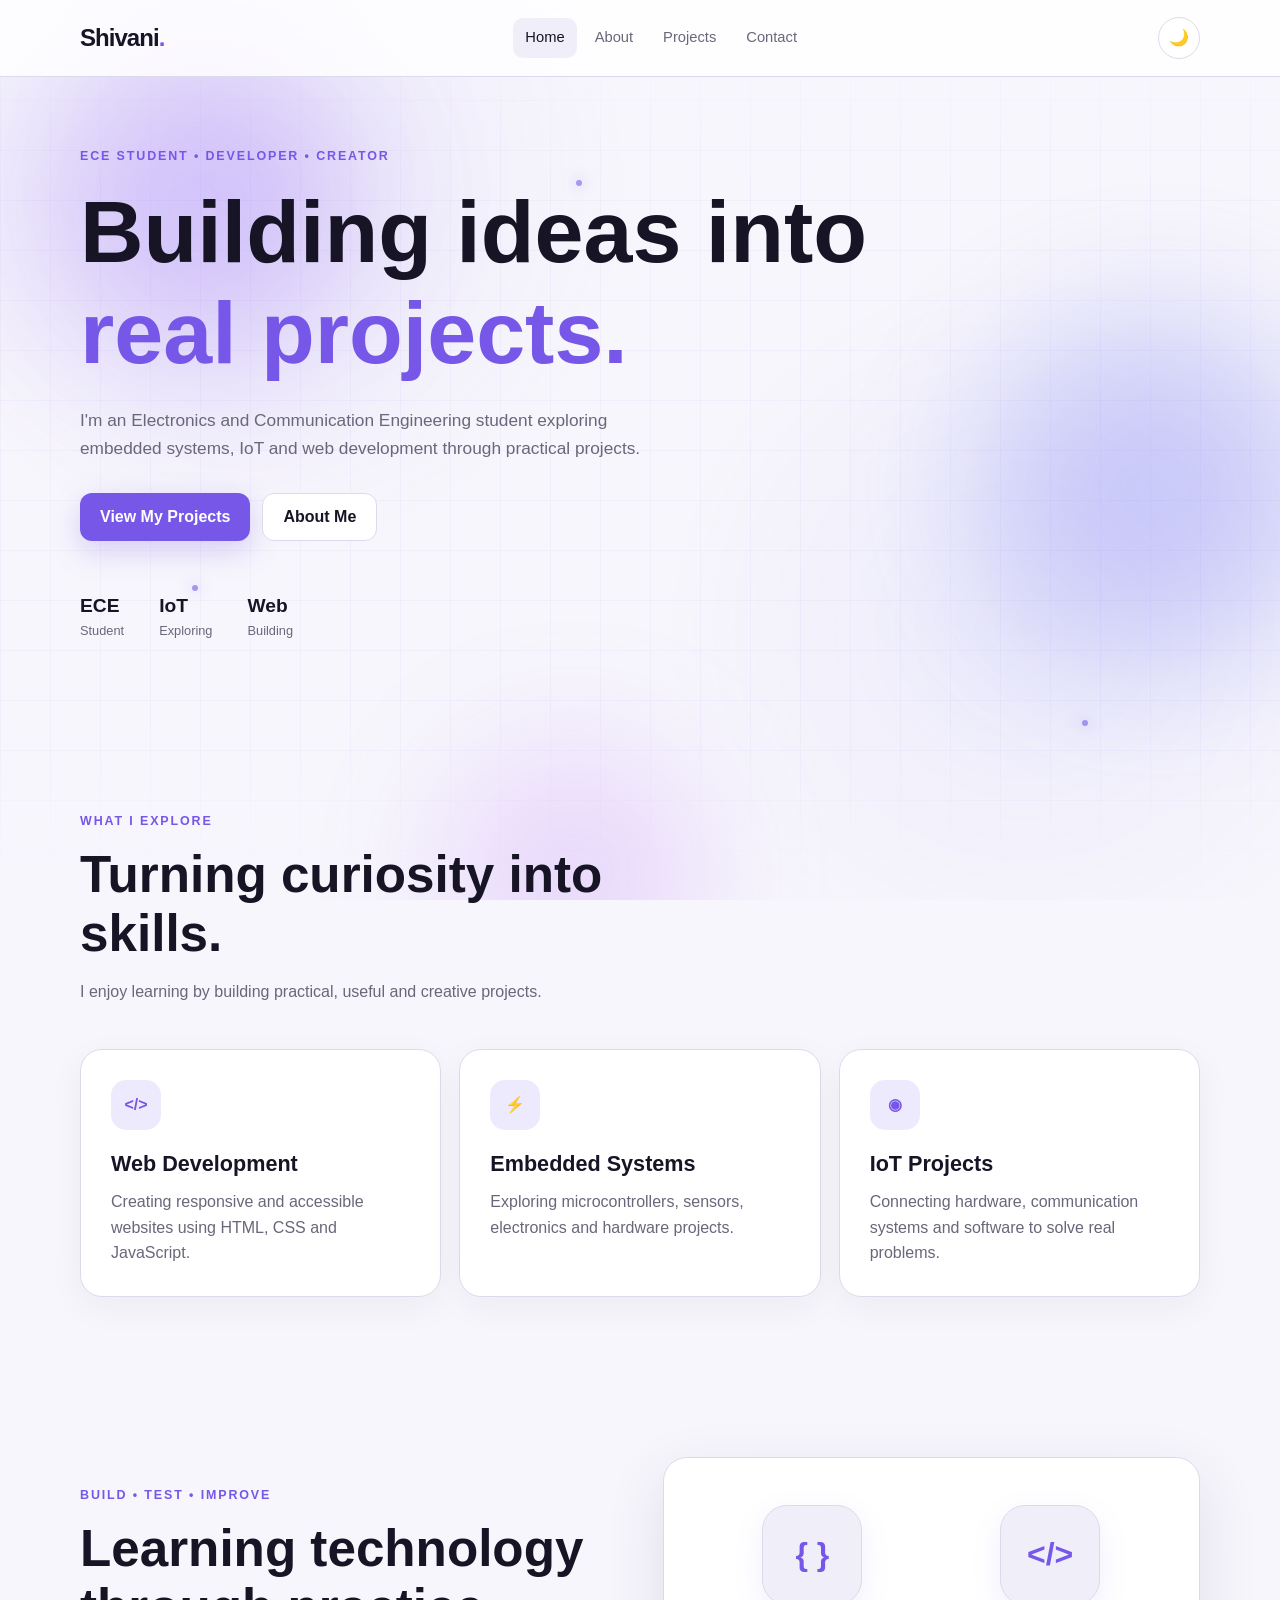
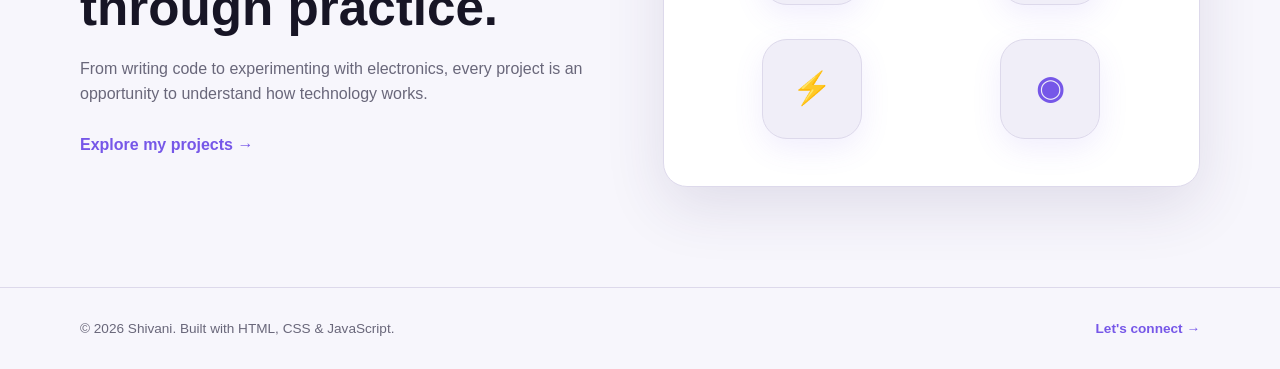
<file: index.html>
<!DOCTYPE html>
<html lang="en">

<head>
    <meta charset="UTF-8">

    <meta
        name="viewport"
        content="width=device-width, initial-scale=1.0"
    >

    <meta
        name="description"
        content="Shivani's portfolio featuring web development, IoT and embedded systems projects."
    >

    <title>Shivani | ECE Student & Developer</title>

    <link rel="stylesheet" href="css/style.css">
</head>

<body>

    <!-- =====================================
         ANIMATED BACKGROUND
    ====================================== -->

    <div class="ambient-background" aria-hidden="true">

        <div class="background-grid"></div>

        <span class="ambient-orb orb-one"></span>
        <span class="ambient-orb orb-two"></span>
        <span class="ambient-orb orb-three"></span>

        <span class="floating-dot dot-one"></span>
        <span class="floating-dot dot-two"></span>
        <span class="floating-dot dot-three"></span>

    </div>


    <!-- =====================================
         HEADER
    ====================================== -->

    <header class="site-header">

        <div class="container nav-container">

            <a href="index.html" class="logo">
                Shivani<span>.</span>
            </a>

            <nav class="main-nav" aria-label="Main navigation">

                <a
                    href="index.html"
                    class="active"
                    aria-current="page"
                >
                    Home
                </a>

                <a href="about.html">
                    About
                </a>

                <a href="projects.html">
                    Projects
                </a>

                <a href="contact.html">
                    Contact
                </a>

            </nav>

            <button
                type="button"
                class="theme-toggle"
                id="themeToggle"
                aria-label="Switch to dark mode"
                aria-pressed="false"
            >
                🌙
            </button>

        </div>

    </header>


    <!-- =====================================
         MAIN CONTENT
    ====================================== -->

    <main>

        <!-- HERO -->

        <section class="hero-section">

            <div class="container hero-grid">

                <div class="hero-content">

                    <p class="eyebrow">
                        ECE STUDENT • DEVELOPER • CREATOR
                    </p>

                    <h1>
                        Building ideas into
                        <span>real projects.</span>
                    </h1>

                    <p class="hero-description">
                        I'm an Electronics and Communication Engineering
                        student exploring embedded systems, IoT and
                        web development through practical projects.
                    </p>

                    <div class="hero-buttons">

                        <a
                            href="projects.html"
                            class="btn btn-primary"
                        >
                            View My Projects
                        </a>

                        <a
                            href="about.html"
                            class="btn btn-secondary"
                        >
                            About Me
                        </a>

                    </div>


                    <div class="hero-stats">

                        <div>
                            <strong>ECE</strong>
                            <span>Student</span>
                        </div>

                        <div>
                            <strong>IoT</strong>
                            <span>Exploring</span>
                        </div>

                        <div>
                            <strong>Web</strong>
                            <span>Building</span>
                        </div>

                    </div>

                </div>



            </div>

        </section>


        <!-- FEATURE SECTION -->

        <section class="section">

            <div class="container">

                <div class="section-heading">

                    <p class="eyebrow">
                        WHAT I EXPLORE
                    </p>

                    <h2>
                        Turning curiosity into skills.
                    </h2>

                    <p>
                        I enjoy learning by building practical,
                        useful and creative projects.
                    </p>

                </div>


                <div class="feature-grid">

                    <article class="feature-card">

                        <div class="feature-icon">
                            &lt;/&gt;
                        </div>

                        <h3>
                            Web Development
                        </h3>

                        <p>
                            Creating responsive and accessible
                            websites using HTML, CSS and JavaScript.
                        </p>

                    </article>


                    <article class="feature-card">

                        <div class="feature-icon">
                            ⚡
                        </div>

                        <h3>
                            Embedded Systems
                        </h3>

                        <p>
                            Exploring microcontrollers, sensors,
                            electronics and hardware projects.
                        </p>

                    </article>


                    <article class="feature-card">

                        <div class="feature-icon">
                            ◉
                        </div>

                        <h3>
                            IoT Projects
                        </h3>

                        <p>
                            Connecting hardware, communication
                            systems and software to solve real problems.
                        </p>

                    </article>

                </div>

            </div>

        </section>


        <!-- LAPTOP VISUAL SECTION -->

        <section class="visual-section">

            <div class="container visual-grid">

                <div class="visual-content">

                    <p class="eyebrow">
                        BUILD • TEST • IMPROVE
                    </p>

                    <h2>
                        Learning technology
                        through practice.
                    </h2>

                    <p>
                        From writing code to experimenting with
                        electronics, every project is an opportunity
                        to understand how technology works.
                    </p>

                    <a
                        href="projects.html"
                        class="text-link"
                    >
                        Explore my projects →
                    </a>

                </div>
                <div class="project-visual">

    <div class="visual-symbols">

        <span>{ }</span>
        <span>&lt;/&gt;</span>
        <span>⚡</span>
        <span>◉</span>

    </div>

</div>


                

            </div>

        </section>

    </main>


    <!-- =====================================
         FOOTER
    ====================================== -->

    <footer class="site-footer">

        <div class="container footer-content">

            <p>
                © 2026 Shivani. Built with HTML, CSS & JavaScript.
            </p>

            <a href="contact.html">
                Let's connect →
            </a>

        </div>

    </footer>


    <!-- JAVASCRIPT -->

    <script src="javascript/script.js"></script>

</body>

</html>
</file>
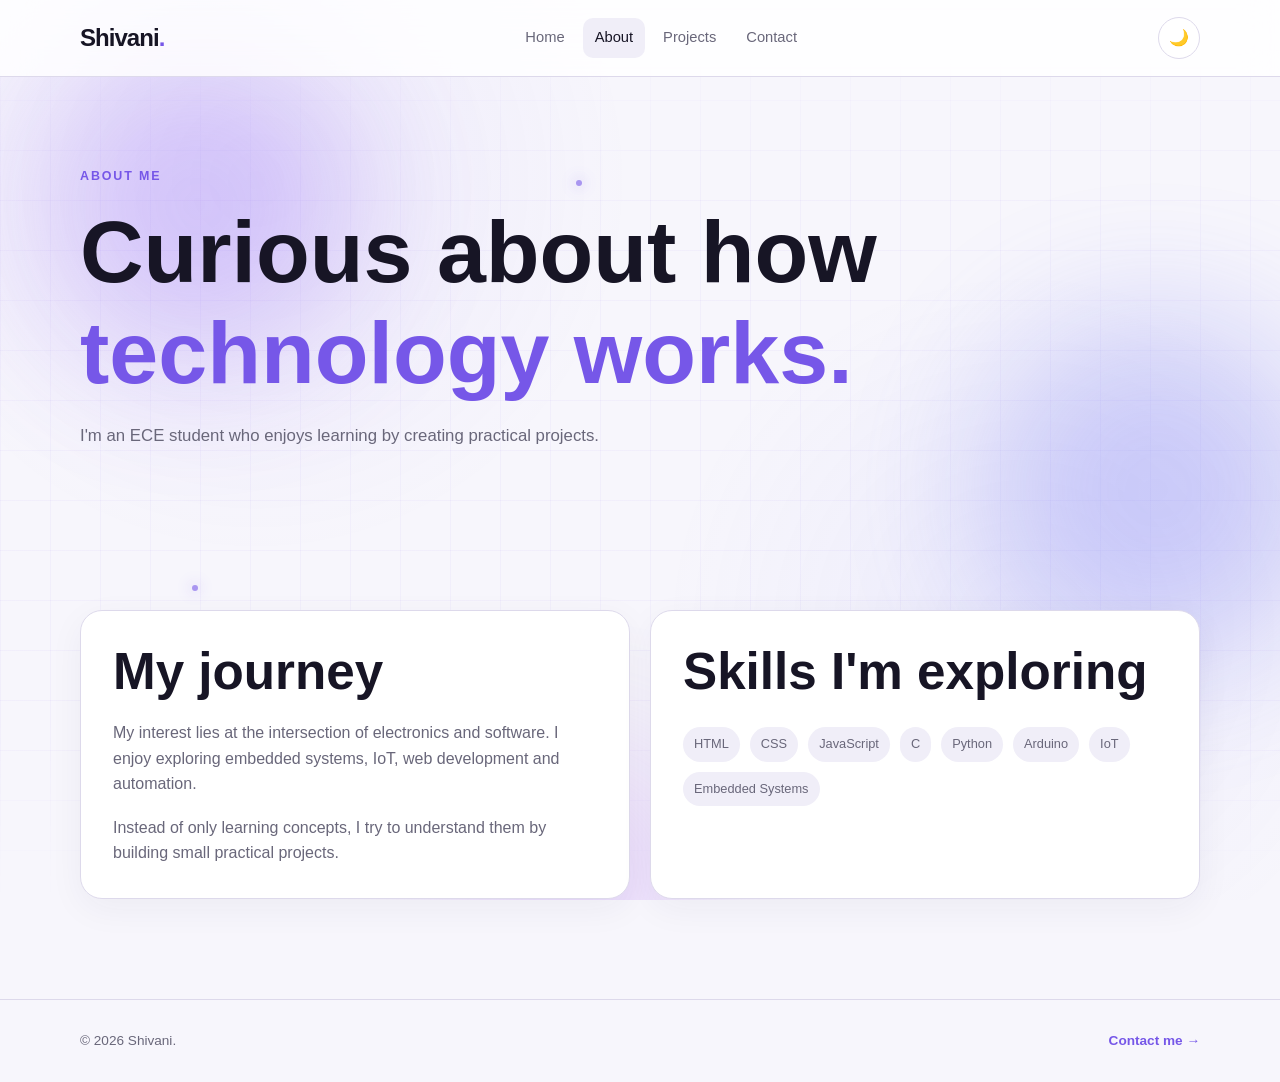
<file: about.html>
<!DOCTYPE html>
<html lang="en">

<head>

    <meta charset="UTF-8">

    <meta
        name="viewport"
        content="width=device-width, initial-scale=1.0"
    >

    <meta
        name="description"
        content="Learn more about Shivani, an ECE student interested in embedded systems, IoT and web development."
    >

    <title>About | Shivani</title>

    <link rel="stylesheet" href="css/style.css">

</head>


<body>

    <!-- Animated background -->

    <div class="ambient-background" aria-hidden="true">

        <div class="background-grid"></div>

        <span class="ambient-orb orb-one"></span>
        <span class="ambient-orb orb-two"></span>
        <span class="ambient-orb orb-three"></span>

        <span class="floating-dot dot-one"></span>
        <span class="floating-dot dot-two"></span>
        <span class="floating-dot dot-three"></span>

    </div>


    <!-- Header -->

    <header class="site-header">

        <div class="container nav-container">

            <a href="index.html" class="logo">
                Shivani<span>.</span>
            </a>

            <nav class="main-nav" aria-label="Main navigation">

                <a href="index.html">
                    Home
                </a>

                <a
                    href="about.html"
                    class="active"
                    aria-current="page"
                >
                    About
                </a>

                <a href="projects.html">
                    Projects
                </a>

                <a href="contact.html">
                    Contact
                </a>

            </nav>

            <button
                type="button"
                class="theme-toggle"
                id="themeToggle"
                aria-label="Switch to dark mode"
                aria-pressed="false"
            >
                🌙
            </button>

        </div>

    </header>


    <main>

        <section class="page-hero">

            <div class="container">

                <p class="eyebrow">
                    ABOUT ME
                </p>

                <h1>
                    Curious about how
                    <span>technology works.</span>
                </h1>

                <p>
                    I'm an ECE student who enjoys learning by
                    creating practical projects.
                </p>

            </div>

        </section>


        <section class="section">

            <div class="container about-grid">

                <div class="about-card">

                    <h2>
                        My journey
                    </h2>

                    <p>
                        My interest lies at the intersection of
                        electronics and software. I enjoy exploring
                        embedded systems, IoT, web development and
                        automation.
                    </p>

                    <p>
                        Instead of only learning concepts,
                        I try to understand them by building
                        small practical projects.
                    </p>

                </div>


                <div class="about-card">

                    <h2>
                        Skills I'm exploring
                    </h2>

                    <div class="skill-list">

                        <span>HTML</span>
                        <span>CSS</span>
                        <span>JavaScript</span>
                        <span>C</span>
                        <span>Python</span>
                        <span>Arduino</span>
                        <span>IoT</span>
                        <span>Embedded Systems</span>

                    </div>

                </div>

            </div>

        </section>

    </main>


    <footer class="site-footer">

        <div class="container footer-content">

            <p>
                © 2026 Shivani.
            </p>

            <a href="contact.html">
                Contact me →
            </a>

        </div>

    </footer>


    <script src="javascript/script.js"></script>

</body>

</html>
</file>
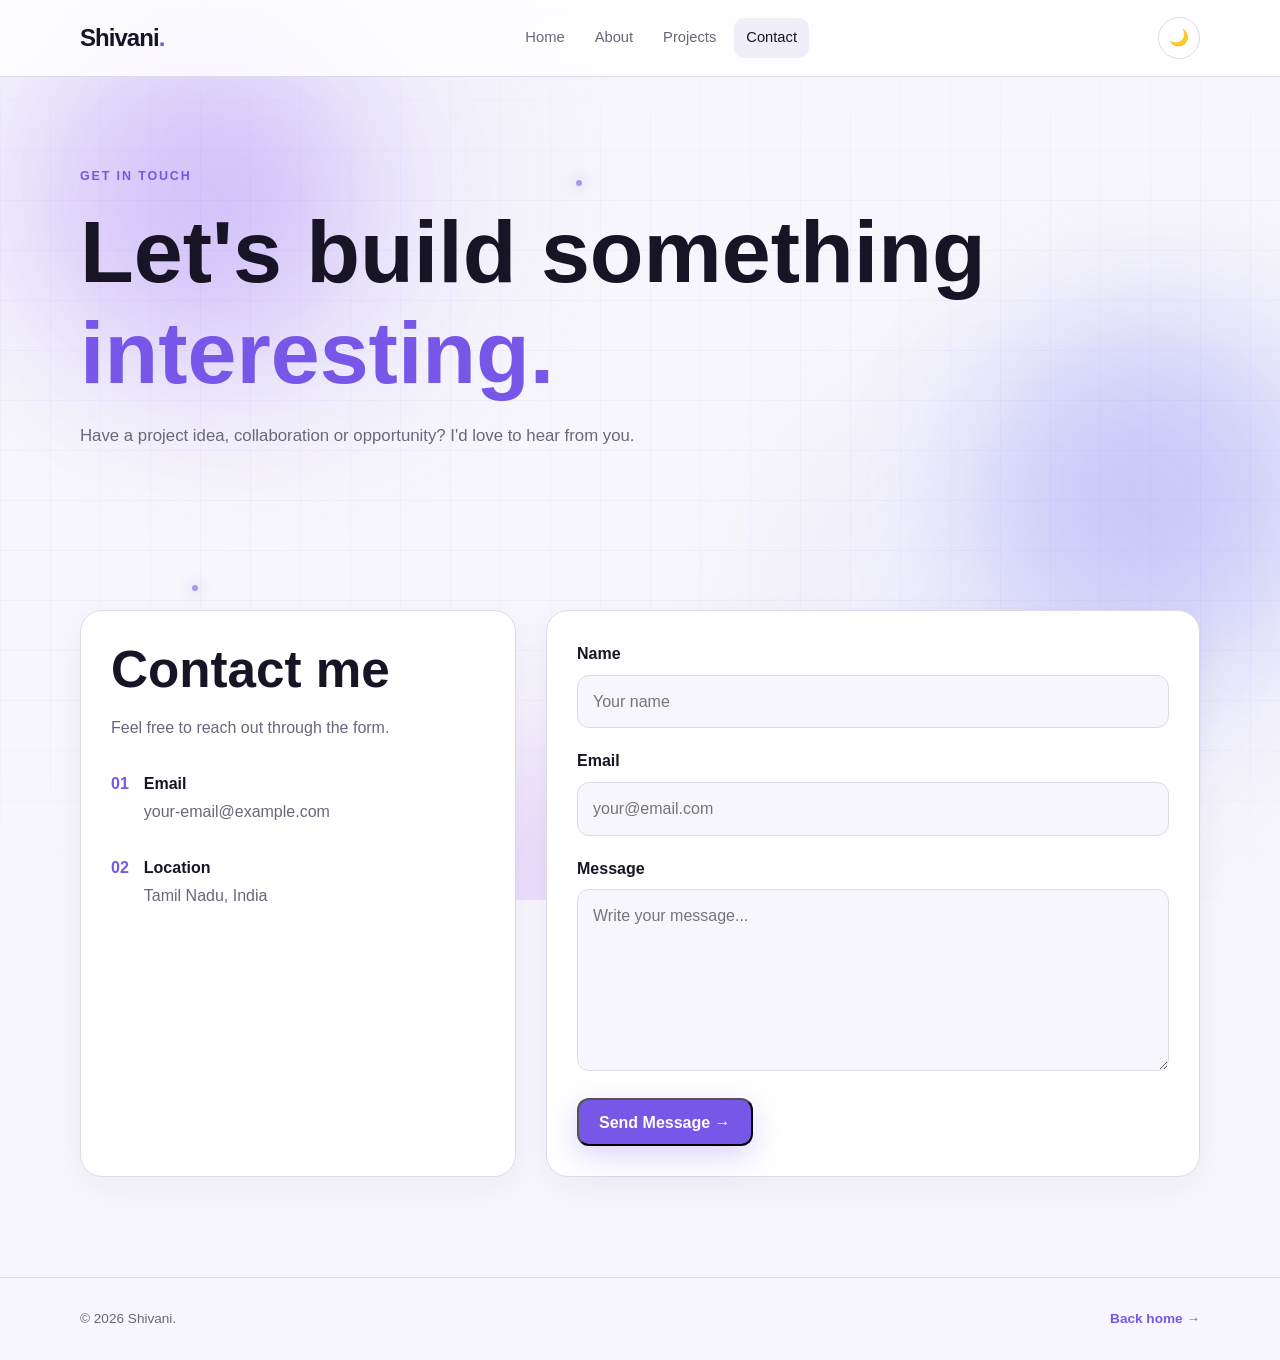
<file: contact.html>
<!DOCTYPE html>
<html lang="en">

<head>

    <meta charset="UTF-8">

    <meta
        name="viewport"
        content="width=device-width, initial-scale=1.0"
    >

    <meta
        name="description"
        content="Contact Shivani for projects, collaboration and opportunities."
    >

    <title>Contact | Shivani</title>

    <link rel="stylesheet" href="css/style.css">

</head>


<body>

    <div class="ambient-background" aria-hidden="true">

        <div class="background-grid"></div>

        <span class="ambient-orb orb-one"></span>
        <span class="ambient-orb orb-two"></span>
        <span class="ambient-orb orb-three"></span>

        <span class="floating-dot dot-one"></span>
        <span class="floating-dot dot-two"></span>
        <span class="floating-dot dot-three"></span>

    </div>


    <header class="site-header">

        <div class="container nav-container">

            <a href="index.html" class="logo">
                Shivani<span>.</span>
            </a>

            <nav class="main-nav" aria-label="Main navigation">

                <a href="index.html">
                    Home
                </a>

                <a href="about.html">
                    About
                </a>

                <a href="projects.html">
                    Projects
                </a>

                <a
                    href="contact.html"
                    class="active"
                    aria-current="page"
                >
                    Contact
                </a>

            </nav>

            <button
                type="button"
                class="theme-toggle"
                id="themeToggle"
                aria-label="Switch to dark mode"
                aria-pressed="false"
            >
                🌙
            </button>

        </div>

    </header>


    <main>

        <section class="page-hero">

            <div class="container">

                <p class="eyebrow">
                    GET IN TOUCH
                </p>

                <h1>
                    Let's build something
                    <span>interesting.</span>
                </h1>

                <p>
                    Have a project idea, collaboration or opportunity?
                    I'd love to hear from you.
                </p>

            </div>

        </section>


        <section class="section">

            <div class="container contact-grid">


                <div class="contact-info">

                    <h2>
                        Contact me
                    </h2>

                    <p>
                        Feel free to reach out through the form.
                    </p>

                    <div class="contact-item">

                        <span>01</span>

                        <div>
                            <strong>Email</strong>
                            <p>
                                your-email@example.com
                            </p>
                        </div>

                    </div>


                    <div class="contact-item">

                        <span>02</span>

                        <div>
                            <strong>Location</strong>
                            <p>
                                Tamil Nadu, India
                            </p>
                        </div>

                    </div>

                </div>


                <form class="contact-form">

                    <div class="form-group">

                        <label for="name">
                            Name
                        </label>

                        <input
                            type="text"
                            id="name"
                            name="name"
                            placeholder="Your name"
                            required
                        >

                    </div>


                    <div class="form-group">

                        <label for="email">
                            Email
                        </label>

                        <input
                            type="email"
                            id="email"
                            name="email"
                            placeholder="your@email.com"
                            required
                        >

                    </div>


                    <div class="form-group">

                        <label for="message">
                            Message
                        </label>

                        <textarea
                            id="message"
                            name="message"
                            rows="6"
                            placeholder="Write your message..."
                            required
                        ></textarea>

                    </div>


                    <button
                        type="submit"
                        class="btn btn-primary"
                    >
                        Send Message →
                    </button>

                </form>

            </div>

        </section>

    </main>


    <footer class="site-footer">

        <div class="container footer-content">

            <p>
                © 2026 Shivani.
            </p>

            <a href="index.html">
                Back home →
            </a>

        </div>

    </footer>


    <script src="javascript/script.js"></script>

</body>

</html>
</file>
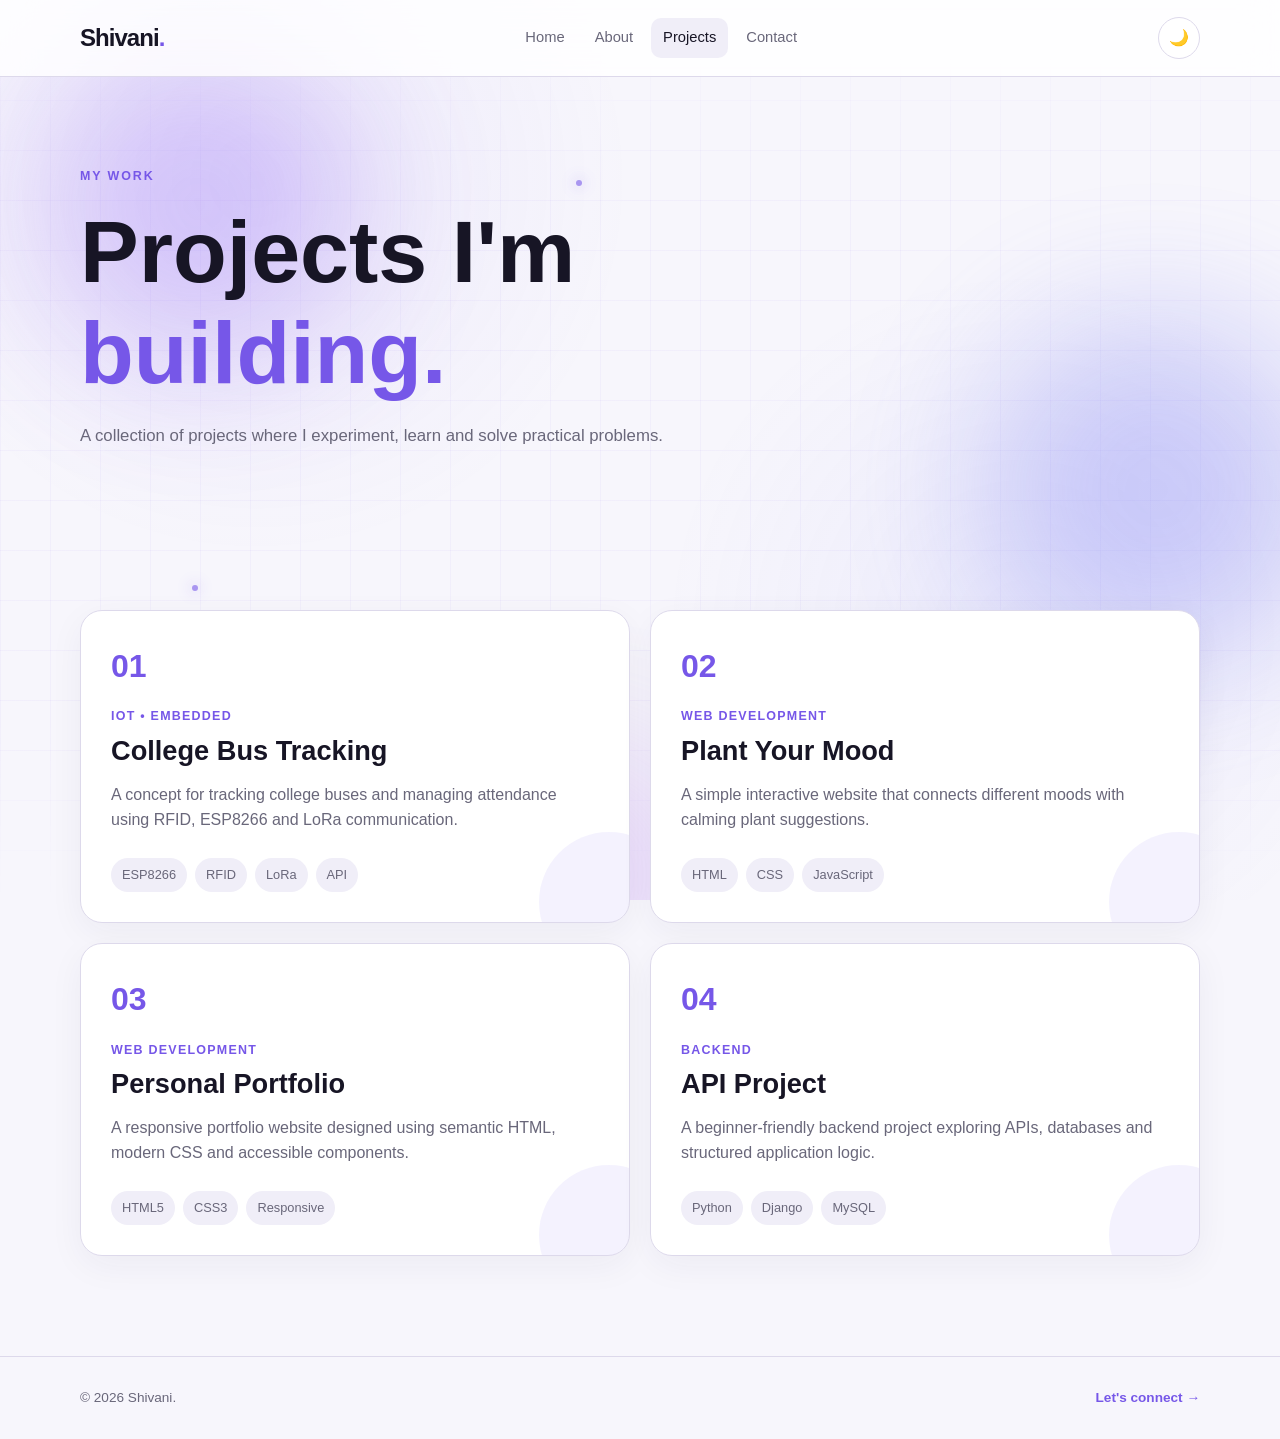
<file: projects.html>
<!DOCTYPE html>
<html lang="en">

<head>

    <meta charset="UTF-8">

    <meta
        name="viewport"
        content="width=device-width, initial-scale=1.0"
    >

    <meta
        name="description"
        content="Projects by Shivani including IoT, embedded systems and web development projects."
    >

    <title>Projects | Shivani</title>

    <link rel="stylesheet" href="css/style.css">

</head>


<body>

    <div class="ambient-background" aria-hidden="true">

        <div class="background-grid"></div>

        <span class="ambient-orb orb-one"></span>
        <span class="ambient-orb orb-two"></span>
        <span class="ambient-orb orb-three"></span>

        <span class="floating-dot dot-one"></span>
        <span class="floating-dot dot-two"></span>
        <span class="floating-dot dot-three"></span>

    </div>


    <header class="site-header">

        <div class="container nav-container">

            <a href="index.html" class="logo">
                Shivani<span>.</span>
            </a>

            <nav class="main-nav" aria-label="Main navigation">

                <a href="index.html">
                    Home
                </a>

                <a href="about.html">
                    About
                </a>

                <a
                    href="projects.html"
                    class="active"
                    aria-current="page"
                >
                    Projects
                </a>

                <a href="contact.html">
                    Contact
                </a>

            </nav>

            <button
                type="button"
                class="theme-toggle"
                id="themeToggle"
                aria-label="Switch to dark mode"
                aria-pressed="false"
            >
                🌙
            </button>

        </div>

    </header>


    <main>

        <section class="page-hero">

            <div class="container">

                <p class="eyebrow">
                    MY WORK
                </p>

                <h1>
                    Projects I'm
                    <span>building.</span>
                </h1>

                <p>
                    A collection of projects where I experiment,
                    learn and solve practical problems.
                </p>

            </div>

        </section>


        <!-- =====================================
             EDITABLE PROJECT SECTION

             To add another project:
             copy one article.project-card
             and change the text.
        ====================================== -->

        <section class="section">

            <div class="container">

                <div class="project-grid">


                    <!-- PROJECT 1 -->

                    <article class="project-card">

                        <div class="project-number">
                            01
                        </div>

                        <p class="project-type">
                            IoT • Embedded
                        </p>

                        <h2>
                            College Bus Tracking
                        </h2>

                        <p>
                            A concept for tracking college buses
                            and managing attendance using RFID,
                            ESP8266 and LoRa communication.
                        </p>

                        <div class="tag-list">

                            <span>ESP8266</span>
                            <span>RFID</span>
                            <span>LoRa</span>
                            <span>API</span>

                        </div>

                    </article>


                    <!-- PROJECT 2 -->

                    <article class="project-card">

                        <div class="project-number">
                            02
                        </div>

                        <p class="project-type">
                            Web Development
                        </p>

                        <h2>
                            Plant Your Mood
                        </h2>

                        <p>
                            A simple interactive website that
                            connects different moods with
                            calming plant suggestions.
                        </p>

                        <div class="tag-list">

                            <span>HTML</span>
                            <span>CSS</span>
                            <span>JavaScript</span>

                        </div>

                    </article>


                    <!-- PROJECT 3 -->

                    <article class="project-card">

                        <div class="project-number">
                            03
                        </div>

                        <p class="project-type">
                            Web Development
                        </p>

                        <h2>
                            Personal Portfolio
                        </h2>

                        <p>
                            A responsive portfolio website designed
                            using semantic HTML, modern CSS and
                            accessible components.
                        </p>

                        <div class="tag-list">

                            <span>HTML5</span>
                            <span>CSS3</span>
                            <span>Responsive</span>

                        </div>

                    </article>


                    <!-- PROJECT 4 -->

                    <article class="project-card">

                        <div class="project-number">
                            04
                        </div>

                        <p class="project-type">
                            Backend
                        </p>

                        <h2>
                            API Project
                        </h2>

                        <p>
                            A beginner-friendly backend project
                            exploring APIs, databases and
                            structured application logic.
                        </p>

                        <div class="tag-list">

                            <span>Python</span>
                            <span>Django</span>
                            <span>MySQL</span>

                        </div>

                    </article>

                </div>

            </div>

        </section>


        <!-- Laptop visual -->

    </main>


    <footer class="site-footer">

        <div class="container footer-content">

            <p>
                © 2026 Shivani.
            </p>

            <a href="contact.html">
                Let's connect →
            </a>

        </div>

    </footer>


    <script src="javascript/script.js"></script>

</body>

</html>
</file>
<file: css/style.css>
/* =========================================
   SHIVANI PORTFOLIO
   Modern Responsive CSS
========================================= */


/* =========================================
   1. VARIABLES
========================================= */

:root {

    --background: #f7f6fc;
    --surface: #ffffff;
    --surface-soft: #f0eef8;

    --text: #171525;
    --text-light: #69677a;

    --primary: #7657e8;
    --primary-dark: #5940bd;
    --accent: #a78bfa;

    --border: #ddd9eb;

    --header: rgba(255, 255, 255, 0.82);

    --shadow:
        0 20px 60px rgba(54, 38, 100, 0.12);

    --radius: 22px;

    --container: 1120px;

    --transition:
        0.3s ease;
}


/* DARK MODE */

[data-theme="dark"] {

    --background: #0d0d18;
    --surface: #171725;
    --surface-soft: #202035;

    --text: #f5f4ff;
    --text-light: #b5b3c7;

    --primary: #a78bfa;
    --primary-dark: #8b5cf6;
    --accent: #c4b5fd;

    --border: #303047;

    --header: rgba(13, 13, 24, 0.82);

    --shadow:
        0 20px 60px rgba(0, 0, 0, 0.35);
}


/* =========================================
   2. RESET
========================================= */

* {
    margin: 0;
    padding: 0;
    box-sizing: border-box;
}


html {
    scroll-behavior: smooth;
}


body {

    min-height: 100vh;

    background: var(--background);

    color: var(--text);

    font-family:
        Arial,
        Helvetica,
        sans-serif;

    line-height: 1.6;

    transition:
        background 0.4s ease,
        color 0.4s ease;
}


img {
    max-width: 100%;
}


a {
    color: inherit;
    text-decoration: none;
}


button,
input,
textarea {
    font: inherit;
}


/* =========================================
   3. COMMON
========================================= */

.container {

    width: min(
        calc(100% - 32px),
        var(--container)
    );

    margin-inline: auto;
}


.section {
    padding: 80px 0;
}


.eyebrow {

    margin-bottom: 14px;

    color: var(--primary);

    font-size: 0.78rem;

    font-weight: 700;

    letter-spacing: 0.15em;
}


h1,
h2,
h3 {

    line-height: 1.15;
}


h1 {
    font-size: clamp(
        2.6rem,
        8vw,
        5.5rem
    );
}


h2 {
    font-size: clamp(
        2rem,
        5vw,
        3.2rem
    );
}


h3 {
    font-size: 1.35rem;
}


p {
    color: var(--text-light);
}


/* =========================================
   4. ANIMATED BACKGROUND
========================================= */

.ambient-background {

    position: fixed;

    inset: 0;

    z-index: -1;

    overflow: hidden;

    pointer-events: none;

    background:
        radial-gradient(
            circle at 20% 20%,
            rgba(118, 87, 232, 0.08),
            transparent 30%
        ),
        radial-gradient(
            circle at 80% 70%,
            rgba(99, 102, 241, 0.07),
            transparent 30%
        );

    --mouse-x: 0px;
    --mouse-y: 0px;
}


.background-grid {

    position: absolute;

    inset: 0;

    background-image:
        linear-gradient(
            rgba(118, 87, 232, 0.045) 1px,
            transparent 1px
        ),
        linear-gradient(
            90deg,
            rgba(118, 87, 232, 0.045) 1px,
            transparent 1px
        );

    background-size: 50px 50px;

    mask-image:
        linear-gradient(
            to bottom,
            transparent,
            black 20%,
            black 80%,
            transparent
        );
}


.ambient-orb {

    position: absolute;

    border-radius: 50%;

    filter: blur(70px);

    opacity: 0.28;
}


.orb-one {

    width: 320px;
    height: 320px;

    top: 5%;
    left: 3%;

    background: #8b5cf6;

    transform:
        translate(
            calc(var(--mouse-x) * 0.3),
            calc(var(--mouse-y) * 0.3)
        );

    animation:
        orbOne 12s ease-in-out infinite;
}


.orb-two {

    width: 350px;
    height: 350px;

    right: -50px;
    top: 35%;

    background: #6366f1;

    transform:
        translate(
            calc(var(--mouse-x) * -0.2),
            calc(var(--mouse-y) * -0.2)
        );

    animation:
        orbTwo 15s ease-in-out infinite;
}


.orb-three {

    width: 250px;
    height: 250px;

    left: 35%;
    bottom: -100px;

    background: #c084fc;

    animation:
        orbThree 10s ease-in-out infinite;
}


@keyframes orbOne {

    0%,
    100% {
        transform:
            translate(
                calc(var(--mouse-x) * 0.3),
                calc(var(--mouse-y) * 0.3)
            );
    }

    50% {
        margin-top: 40px;
        margin-left: 30px;
    }
}


@keyframes orbTwo {

    0%,
    100% {
        margin-top: 0;
    }

    50% {
        margin-top: -50px;
    }
}


@keyframes orbThree {

    0%,
    100% {
        transform: scale(1);
    }

    50% {
        transform: scale(1.15);
    }
}


.floating-dot {

    position: absolute;

    width: 6px;
    height: 6px;

    border-radius: 50%;

    background: var(--primary);

    box-shadow:
        0 0 15px var(--primary);

    opacity: 0.6;

    animation:
        floatingDot 7s ease-in-out infinite;
}


.dot-one {
    top: 20%;
    left: 45%;
}


.dot-two {
    top: 65%;
    left: 15%;

    animation-delay: 1s;
}


.dot-three {
    top: 80%;
    right: 15%;

    animation-delay: 2s;
}


@keyframes floatingDot {

    0%,
    100% {
        transform: translateY(0);
    }

    50% {
        transform: translateY(-25px);
    }
}


/* =========================================
   5. HEADER
========================================= */

.site-header {

    position: sticky;

    top: 0;

    z-index: 100;

    background: var(--header);

    border-bottom:
        1px solid var(--border);

    backdrop-filter: blur(18px);

}


.nav-container {

    min-height: 76px;

    display: flex;

    align-items: center;

    justify-content: space-between;

    gap: 20px;
}


.logo {

    font-size: 1.5rem;

    font-weight: 800;

    letter-spacing: -0.04em;
}


.logo span {
    color: var(--primary);
}


.main-nav {

    display: flex;

    align-items: center;

    gap: 6px;
}


.main-nav a {

    padding: 8px 12px;

    color: var(--text-light);

    font-size: 0.92rem;

    border-radius: 10px;

    transition:
        color var(--transition),
        background var(--transition);
}


.main-nav a:hover,
.main-nav a.active {

    color: var(--text);

    background: var(--surface-soft);
}


.theme-toggle {

    width: 42px;
    height: 42px;

    display: grid;

    place-items: center;

    border:
        1px solid var(--border);

    border-radius: 50%;

    background: var(--surface);

    color: var(--text);

    cursor: pointer;

    transition:
        transform var(--transition),
        background var(--transition);
}


.theme-toggle:hover {

    transform: rotate(15deg) scale(1.05);

    background: var(--surface-soft);
}


/* =========================================
   6. HERO
========================================= */

.hero-section {

    min-height: auto

    display: flex;

    align-items: center;

    padding: 70px 0;
}


.hero-grid {

    display: block;

    
}


.hero-content {

    max-width: 800px;
}


.hero-content h1 span,
.page-hero h1 span {

    display: block;

    color: var(--primary);
}


.hero-description {

    max-width: 600px;

    margin-top: 24px;

    font-size: 1.08rem;
}


.hero-buttons {

    display: flex;

    flex-wrap: wrap;

    gap: 12px;

    margin-top: 30px;
}


.btn {

    display: inline-flex;

    align-items: center;

    justify-content: center;

    min-height: 48px;

    padding: 0 20px;

    border-radius: 12px;

    font-weight: 700;

    transition:
        transform var(--transition),
        box-shadow var(--transition);
}


.btn:hover {

    transform: translateY(-3px);
}


.btn-primary {

    background: var(--primary);

    color: white;

    box-shadow:
        0 10px 30px
        rgba(118, 87, 232, 0.25);
}


.btn-primary:hover {

    box-shadow:
        0 15px 35px
        rgba(118, 87, 232, 0.35);
}


.btn-secondary {

    border:
        1px solid var(--border);

    background: var(--surface);

    color: var(--text);
}


.hero-stats {

    display: flex;

    flex-wrap: wrap;

    gap: 35px;

    margin-top: 50px;
}


.hero-stats div {

    display: flex;

    flex-direction: column;
}


.hero-stats strong {

    font-size: 1.2rem;
}


.hero-stats span {

    color: var(--text-light);

    font-size: 0.8rem;
}


/* =========================================
   7. HERO IMAGE
========================================= */

.hero-visual {

    position: relative;

    display: flex;

    justify-content: center;

    align-items: center;
}


.image-card {

    position: relative;

    width: min(
        100%,
        430px
    );

    padding: 10px;

    border:
        1px solid var(--border);

    border-radius: 28px;

    background:
        linear-gradient(
            135deg,
            rgba(255,255,255,0.4),
            rgba(139,92,246,0.15)
        );

    box-shadow: var(--shadow);

    transform: rotate(2deg);

    transition:
        transform 0.4s ease;
}


.image-card:hover {

    transform:
        rotate(0deg)
        translateY(-8px);
}


.image-card img {

    display: block;

    width: 100%;

    height: 480px;

    object-fit: cover;

    border-radius: 20px;
}


.image-caption {

    position: absolute;

    left: 28px;
    bottom: 28px;

    padding:
        10px 16px;

    border-radius: 999px;

    background:
        rgba(20, 18, 35, 0.78);

    color: white;

    backdrop-filter: blur(10px);

    font-size: 0.88rem;
}


.image-caption span {

    color: #c4b5fd;

    margin-right: 5px;
}


.floating-card {

    position: absolute;

    right: -10px;
    bottom: 30px;

    display: flex;

    align-items: center;

    gap: 10px;

    padding: 12px 16px;

    border:
        1px solid var(--border);

    border-radius: 16px;

    background:
        color-mix(
            in srgb,
            var(--surface) 85%,
            transparent
        );

    box-shadow: var(--shadow);

    backdrop-filter: blur(12px);

    animation:
        floatingCard 5s ease-in-out infinite;
}


.floating-icon {

    width: 34px;
    height: 34px;

    display: grid;

    place-items: center;

    border-radius: 10px;

    background:
        rgba(118, 87, 232, 0.15);

    color: var(--primary);
}


.floating-card strong,
.floating-card small {

    display: block;
}


.floating-card small {

    color: var(--text-light);

    font-size: 0.72rem;
}


@keyframes floatingCard {

    0%,
    100% {
        transform: translateY(0);
    }

    50% {
        transform: translateY(-10px);
    }
}


/* =========================================
   8. SECTION HEADING
========================================= */

.section-heading {

    max-width: 650px;

    margin-bottom: 45px;
}


.section-heading p:last-child {

    margin-top: 15px;
}


/* =========================================
   9. FEATURE CARDS
========================================= */

.feature-grid {

    display: grid;

    gap: 18px;
}


.feature-card {

    padding: 30px;

    border:
        1px solid var(--border);

    border-radius: var(--radius);

    background: var(--surface);

    box-shadow:
        0 10px 35px
        rgba(40, 30, 80, 0.05);

    transition:
        transform var(--transition),
        box-shadow var(--transition),
        border-color var(--transition);
}


.feature-card:hover {

    transform: translateY(-7px);

    box-shadow: var(--shadow);

    border-color:
        rgba(118, 87, 232, 0.4);
}


.feature-icon {

    width: 50px;
    height: 50px;

    display: grid;

    place-items: center;

    margin-bottom: 22px;

    border-radius: 15px;

    background:
        rgba(118, 87, 232, 0.12);

    color: var(--primary);

    font-weight: 800;
}


.feature-card p {

    margin-top: 12px;
}


/* =========================================
   10. VISUAL SECTION
========================================= */

.visual-section {

    padding: 60px 0 100px;
}


.visual-grid {

    display: grid;

    gap: 45px;

    align-items: center;
}


.visual-content {

    max-width: 600px;
}


.visual-content h2 {

    margin-bottom: 18px;
}


.text-link {

    display: inline-block;

    margin-top: 25px;

    color: var(--primary);

    font-weight: 700;
}


.project-visual {

    position: relative;
}


.project-visual img {

    display: block;

    width: 100%;

    height: 330px;

    object-fit: cover;

    border-radius: 24px;

    border:
        1px solid var(--border);

    box-shadow: var(--shadow);

    transition:
        transform var(--transition);
}


.project-visual:hover img {

    transform: scale(1.02);
}


.visual-label {

    position: absolute;

    right: 20px;
    bottom: 20px;

    padding:
        10px 15px;

    border-radius: 999px;

    background:
        rgba(20, 18, 35, 0.82);

    color: white;

    font-size: 0.8rem;

    backdrop-filter: blur(10px);
}


/* =========================================
   11. PAGE HERO
========================================= */

.page-hero {

    padding:
        90px 0 60px;
}


.page-hero p:last-child {

    max-width: 650px;

    margin-top: 20px;

    font-size: 1.05rem;
}


/* =========================================
   12. ABOUT
========================================= */

.about-grid {

    display: grid;

    gap: 20px;
}


.about-card {

    padding: 32px;

    border:
        1px solid var(--border);

    border-radius: var(--radius);

    background: var(--surface);

    box-shadow:
        0 10px 35px
        rgba(40, 30, 80, 0.05);
}


.about-card p {

    margin-top: 18px;
}


.skill-list {

    display: flex;

    flex-wrap: wrap;

    gap: 10px;

    margin-top: 25px;
}


.skill-list span,
.tag-list span {

    padding:
        7px 11px;

    border-radius: 999px;

    background: var(--surface-soft);

    color: var(--text-light);

    font-size: 0.8rem;
}


/* =========================================
   13. PROJECTS
========================================= */

.project-grid {

    display: grid;

    gap: 20px;
}


.project-card {

    position: relative;

    min-height: 300px;

    padding: 30px;

    border:
        1px solid var(--border);

    border-radius: var(--radius);

    background: var(--surface);

    box-shadow:
        0 10px 35px
        rgba(40, 30, 80, 0.05);

    overflow: hidden;

    transition:
        transform var(--transition),
        box-shadow var(--transition);
}


.project-card::after {

    content: "";

    position: absolute;

    width: 140px;
    height: 140px;

    right: -50px;
    bottom: -50px;

    border-radius: 50%;

    background:
        rgba(118, 87, 232, 0.08);
}


.project-card:hover {

    transform: translateY(-7px);

    box-shadow: var(--shadow);
}


.project-number {

    color: var(--primary);

    font-size: 2rem;

    font-weight: 800;
}


.project-type {

    margin-top: 15px;

    color: var(--primary);

    font-size: 0.78rem;

    font-weight: 700;

    text-transform: uppercase;

    letter-spacing: 0.1em;
}


.project-card h2 {

    margin-top: 8px;

    font-size: 1.7rem;
}


.project-card > p:not(.project-type) {

    margin-top: 15px;
}


.tag-list {

    display: flex;

    flex-wrap: wrap;

    gap: 8px;

    margin-top: 25px;
}


/* =========================================
   14. CONTACT
========================================= */

.contact-grid {

    display: grid;

    gap: 30px;
}


.contact-info,
.contact-form {

    padding: 30px;

    border:
        1px solid var(--border);

    border-radius: var(--radius);

    background: var(--surface);

    box-shadow:
        0 10px 35px
        rgba(40, 30, 80, 0.05);
}


.contact-info > p {

    margin-top: 15px;
}


.contact-item {

    display: flex;

    gap: 15px;

    margin-top: 30px;
}


.contact-item > span {

    color: var(--primary);

    font-weight: 800;
}


.contact-item p {

    margin-top: 3px;
}


.form-group {

    margin-bottom: 20px;
}


.form-group label {

    display: block;

    margin-bottom: 8px;

    font-weight: 700;
}


.form-group input,
.form-group textarea {

    width: 100%;

    padding: 13px 15px;

    border:
        1px solid var(--border);

    border-radius: 12px;

    background: var(--background);

    color: var(--text);

    outline: none;

    transition:
        border-color var(--transition),
        box-shadow var(--transition);
}


.form-group textarea {

    resize: vertical;
}


.form-group input:focus,
.form-group textarea:focus {

    border-color: var(--primary);

    box-shadow:
        0 0 0 4px
        rgba(118, 87, 232, 0.12);
}


/* =========================================
   15. FOOTER
========================================= */

.site-footer {

    padding: 30px 0;

    border-top:
        1px solid var(--border);
}


.footer-content {

    display: flex;

    flex-wrap: wrap;

    align-items: center;

    justify-content: space-between;

    gap: 15px;
}


.footer-content p {

    font-size: 0.85rem;
}


.footer-content a {

    color: var(--primary);

    font-weight: 700;

    font-size: 0.85rem;
}


/* =========================================
   16. FOCUS ACCESSIBILITY
========================================= */

a:focus-visible,
button:focus-visible,
input:focus-visible,
textarea:focus-visible {

    outline:
        3px solid var(--accent);

    outline-offset: 3px;
}


/* =========================================
   17. TABLET
========================================= */

@media (min-width: 768px) {

    .hero-grid {

        grid-template-columns:
            1.05fr
            0.95fr;

        gap: 60px;
    }


    .feature-grid {

        grid-template-columns:
            repeat(3, 1fr);
    }


    .visual-grid {

        grid-template-columns:
            1fr
            1fr;
    }


    .about-grid {

        grid-template-columns:
            1fr
            1fr;
    }


    .project-grid {

        grid-template-columns:
            repeat(2, 1fr);
    }


    .contact-grid {

        grid-template-columns:
            0.8fr
            1.2fr;
    }

}


/* =========================================
   18. DESKTOP
========================================= */

@media (min-width: 1024px) {

    .hero-grid {

        gap: 90px;
    }


    .section {

        padding: 100px 0;
    }


    .image-card {

        width: 430px;
    }


    .project-visual img {

        height: 380px;
    }

}


/* =========================================
   19. MOBILE
========================================= */

@media (max-width: 767px) {

    .nav-container {

        flex-wrap: wrap;

        padding:
            12px 0;
    }


    .main-nav {

        order: 3;

        width: 100%;

        justify-content: center;

        overflow-x: auto;
    }


    .main-nav a {

        white-space: nowrap;
    }


    .hero-section {

        padding:
            60px 0;
    }


    .hero-stats {

        gap: 20px;
    }


    .image-card img {

        height: 380px;
    }


    .floating-card {

        right: 5px;

        bottom: 20px;
    }


    .background-grid {

        background-size: 35px 35px;
    }


    .ambient-orb {

        filter: blur(55px);
    }

}


/* =========================================
   20. REDUCED MOTION
========================================= */

@media (prefers-reduced-motion: reduce) {

    html {
        scroll-behavior: auto;
    }


    *,
    *::before,
    *::after {

        animation-duration: 0.01ms !important;

        animation-iteration-count: 1 !important;

        transition-duration: 0.01ms !important;
    }

}
/* =========================================
   NO-IMAGE HERO DESIGN
========================================= */

.code-card {

    position: relative;

    width: min(100%, 430px);

    min-height: 360px;

    padding: 25px;

    border: 1px solid var(--border);

    border-radius: 24px;

    background: var(--surface);

    box-shadow: var(--shadow);

    overflow: hidden;

    transform: rotate(2deg);

    transition: transform 0.4s ease;
}


.code-card:hover {

    transform: rotate(0deg) translateY(-8px);
}


.code-header {

    display: flex;

    gap: 8px;

    margin-bottom: 35px;
}


.code-header span {

    width: 11px;
    height: 11px;

    border-radius: 50%;

    background: var(--primary);

    opacity: 0.7;
}


.code-content {

    position: relative;

    z-index: 2;

    font-family: monospace;

    font-size: 0.95rem;

    line-height: 2;
}


.code-content p {

    color: var(--text-light);
}


.code-content span {

    color: var(--primary);

    font-weight: bold;
}


.code-content .indent {

    padding-left: 25px;
}


.code-glow {

    position: absolute;

    width: 220px;
    height: 220px;

    right: -80px;
    bottom: -80px;

    border-radius: 50%;

    background: var(--primary);

    opacity: 0.12;

    filter: blur(35px);

    animation: codeGlow 5s ease-in-out infinite;
}


@keyframes codeGlow {

    0%,
    100% {
        transform: scale(1);
    }

    50% {
        transform: scale(1.3);
    }
}


/* =========================================
   NO-IMAGE PROJECT VISUAL
========================================= */

.visual-symbols {

    min-height: 330px;

    display: grid;

    grid-template-columns: 1fr 1fr;

    place-items: center;

    padding: 30px;

    border: 1px solid var(--border);

    border-radius: 24px;

    background: var(--surface);

    box-shadow: var(--shadow);

    overflow: hidden;
}


.visual-symbols span {

    width: 100px;
    height: 100px;

    display: grid;

    place-items: center;

    border: 1px solid var(--border);

    border-radius: 25px;

    background: var(--surface-soft);

    color: var(--primary);

    font-size: 2rem;

    font-weight: 800;

    box-shadow:
        0 10px 30px
        rgba(118, 87, 232, 0.1);

    animation: symbolFloat 4s ease-in-out infinite;
}


.visual-symbols span:nth-child(2) {
    animation-delay: 0.5s;
}


.visual-symbols span:nth-child(3) {
    animation-delay: 1s;
}


.visual-symbols span:nth-child(4) {
    animation-delay: 1.5s;
}


@keyframes symbolFloat {

    0%,
    100% {
        transform: translateY(0);
    }

    50% {
        transform: translateY(-10px);
    }
}
</file>
